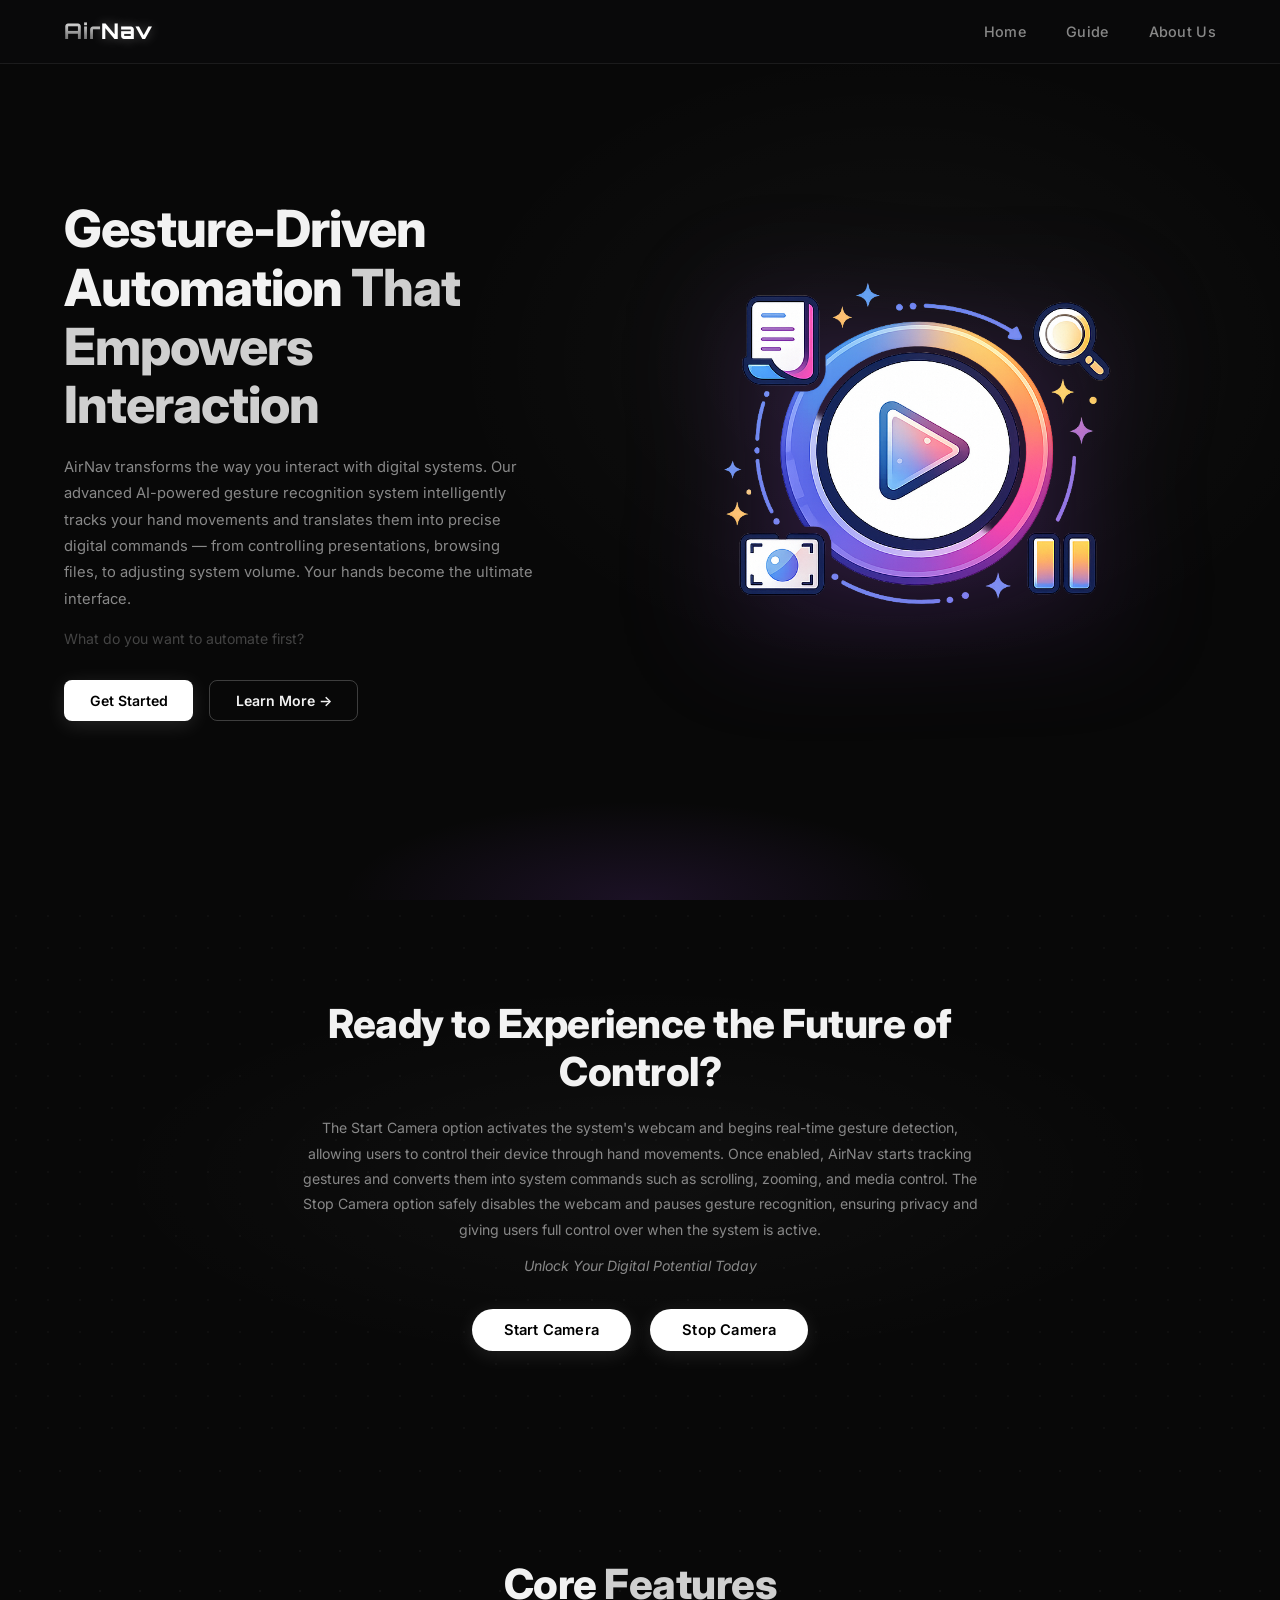
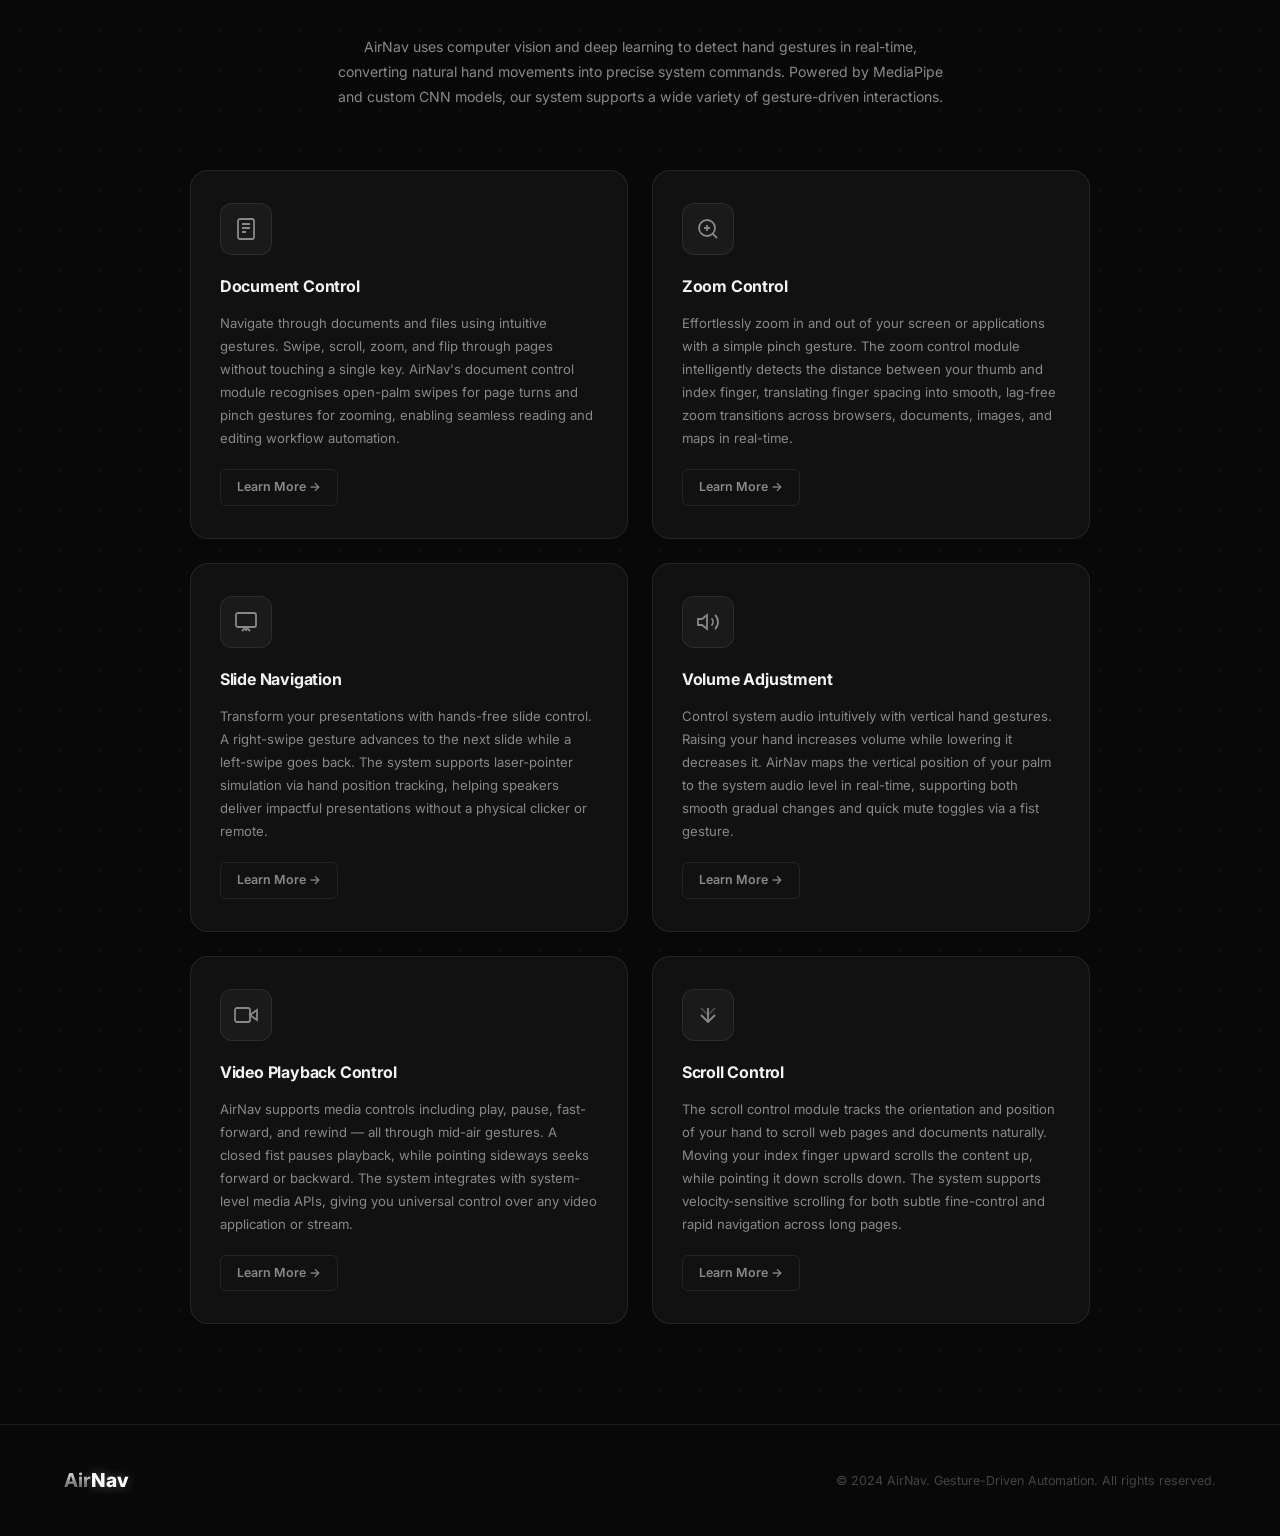
<file: Frontend/index.html>
<!DOCTYPE html>
<html lang="en">

<head>
    <meta charset="UTF-8" />
    <meta name="viewport" content="width=device-width, initial-scale=1.0" />
    <meta name="description"
        content="AirNav – Gesture-Driven Automation That Empowers Interaction. Control your digital world with intuitive hand gestures." />
    <title>AirNav – Gesture-Driven Automation</title>
    <link rel="stylesheet" href="style.css" />
    <link rel="preconnect" href="https://fonts.googleapis.com" />
    <link rel="preconnect" href="https://fonts.gstatic.com" crossorigin />
    <link
        href="https://fonts.googleapis.com/css2?family=Inter:wght@300;400;500;600;700;800;900&family=Space+Grotesk:wght@400;500;600;700&family=Orbitron:wght@400;500;600;700;800;900&display=swap"
        rel="stylesheet" />
</head>

<body>

    <!-- ===== NAVBAR ===== -->
    <nav class="navbar" id="navbar">
        <div class="nav-container">
            <div class="nav-logo">
                <span class="logo-air">Air</span><span class="logo-nav">Nav</span>
            </div>
            <ul class="nav-links" id="navLinks">
                <li><a href="#hero">Home</a></li>
                <li><a href="guide.html">Guide</a></li>
                <li><a href="about.html">About Us</a></li>
            </ul>
            <button class="hamburger" id="hamburger" aria-label="Toggle menu">
                <span></span><span></span><span></span>
            </button>
        </div>
    </nav>

    <section class="hero" id="hero">
        <div class="hero-content">
            <div class="hero-text">
                <h1 class="hero-title">
                    Gesture-Driven<br />
                    Automation
                    <span class="highlight"> That<br />Empowers Interaction</span>
                </h1>
                <p class="hero-desc">
                    AirNav transforms the way you interact with digital systems. Our advanced AI-powered gesture
                    recognition system intelligently tracks your hand movements and translates them into precise digital
                    commands — from controlling presentations, browsing files, to adjusting system volume. Your hands
                    become the ultimate interface.
                </p>
                <p class="hero-sub">What do you want to automate first?</p>
                <div class="hero-buttons">
                    <button class="btn btn-primary" id="getStartedBtn">Get Started</button>
                    <button class="btn btn-outline" id="learnMoreBtn">Learn More →</button>
                </div>
            </div>
            <div class="hero-visual">
                <img src="image.png" alt="AirNav Gesture Control Visual" class="hero-image" />
            </div>
        </div>
        <div class="hero-glow"></div>
    </section>

    <section class="cta-section" id="cta">
        <div class="cta-inner">
            <h2 class="cta-title">Ready to Experience the Future of Control?</h2>
            <p class="cta-desc">
                The Start Camera option activates the system's webcam and begins real-time gesture detection, allowing
                users to control their device through hand movements. Once enabled, AirNav starts tracking gestures and
                converts them into system commands such as scrolling, zooming, and media control. The Stop Camera option
                safely disables the webcam and pauses gesture recognition, ensuring privacy and giving users full
                control over when the system is active.
            </p>
            <p class="cta-sub">Unlock Your Digital Potential Today</p>
            <div class="cta-buttons">
                <button class="btn btn-cta-pill" id="startCameraBtn">Start Camera</button>
                <button class="btn btn-cta-pill" id="stopCameraBtn">Stop Camera</button>
            </div>
        </div>
    </section>

    <!-- ===== FEATURES SECTION ===== -->
    <section class="features-section" id="features">
        <div class="features-header">
            <h2>Core <span class="highlight">Features</span></h2>
            <p class="features-sub">
                AirNav uses computer vision and deep learning to detect hand gestures in real-time, converting natural
                hand movements into precise system commands. Powered by MediaPipe and custom CNN models, our system
                supports a wide variety of gesture-driven interactions.
            </p>
        </div>

        <div class="features-grid">

            <!-- Card 1 -->
            <div class="feature-card" id="card-doc">
                <div class="feature-icon-wrap">
                    <svg viewBox="0 0 24 24" fill="none" stroke="currentColor" stroke-width="1.8">
                        <rect x="4" y="2" width="16" height="20" rx="2" />
                        <line x1="8" y1="7" x2="16" y2="7" />
                        <line x1="8" y1="11" x2="16" y2="11" />
                        <line x1="8" y1="15" x2="12" y2="15" />
                    </svg>
                </div>
                <h3>Document Control</h3>
                <p>Navigate through documents and files using intuitive gestures. Swipe, scroll, zoom, and flip through
                    pages without touching a single key. AirNav's document control module recognises open-palm swipes
                    for page turns and pinch gestures for zooming, enabling seamless reading and editing workflow
                    automation.</p>
                <a class="btn-card" href="guide.html">Learn More →</a>
            </div>

            <!-- Card 2 -->
            <div class="feature-card" id="card-zoom">
                <div class="feature-icon-wrap">
                    <svg viewBox="0 0 24 24" fill="none" stroke="currentColor" stroke-width="1.8">
                        <circle cx="11" cy="11" r="8" />
                        <line x1="21" y1="21" x2="16.65" y2="16.65" />
                        <line x1="8" y1="11" x2="14" y2="11" />
                        <line x1="11" y1="8" x2="11" y2="14" />
                    </svg>
                </div>
                <h3>Zoom Control</h3>
                <p>Effortlessly zoom in and out of your screen or applications with a simple pinch gesture. The zoom
                    control module intelligently detects the distance between your thumb and index finger, translating
                    finger spacing into smooth, lag-free zoom transitions across browsers, documents, images, and maps
                    in real-time.</p>
                <a class="btn-card" href="guide.html">Learn More →</a>
            </div>

            <!-- Card 3 -->
            <div class="feature-card" id="card-slide">
                <div class="feature-icon-wrap">
                    <svg viewBox="0 0 24 24" fill="none" stroke="currentColor" stroke-width="1.8">
                        <rect x="2" y="3" width="20" height="14" rx="2" />
                        <polyline points="8,21 12,17 16,21" />
                        <line x1="12" y1="17" x2="12" y2="21" />
                    </svg>
                </div>
                <h3>Slide Navigation</h3>
                <p>Transform your presentations with hands-free slide control. A right-swipe gesture advances to the
                    next slide while a left-swipe goes back. The system supports laser-pointer simulation via hand
                    position tracking, helping speakers deliver impactful presentations without a physical clicker or
                    remote.</p>
                <a class="btn-card" href="guide.html">Learn More →</a>
            </div>

            <!-- Card 4 -->
            <div class="feature-card" id="card-volume">
                <div class="feature-icon-wrap">
                    <svg viewBox="0 0 24 24" fill="none" stroke="currentColor" stroke-width="1.8">
                        <polygon points="11,5 6,9 2,9 2,15 6,15 11,19" />
                        <path d="M15.54 8.46a5 5 0 0 1 0 7.07" />
                        <path d="M19.07 4.93a10 10 0 0 1 0 14.14" />
                    </svg>
                </div>
                <h3>Volume Adjustment</h3>
                <p>Control system audio intuitively with vertical hand gestures. Raising your hand increases volume
                    while lowering it decreases it. AirNav maps the vertical position of your palm to the system audio
                    level in real-time, supporting both smooth gradual changes and quick mute toggles via a fist
                    gesture.</p>
                <a class="btn-card" href="guide.html">Learn More →</a>
            </div>

            <!-- Card 5 -->
            <div class="feature-card" id="card-video">
                <div class="feature-icon-wrap">
                    <svg viewBox="0 0 24 24" fill="none" stroke="currentColor" stroke-width="1.8">
                        <polygon points="23,7 16,12 23,17" />
                        <rect x="1" y="5" width="15" height="14" rx="2" />
                    </svg>
                </div>
                <h3>Video Playback Control</h3>
                <p>AirNav supports media controls including play, pause, fast-forward, and rewind — all through mid-air
                    gestures. A closed fist pauses playback, while pointing sideways seeks forward or backward. The
                    system integrates with system-level media APIs, giving you universal control over any video
                    application or stream.</p>
                <a class="btn-card" href="guide.html">Learn More →</a>
            </div>

            <!-- Card 6 -->
            <div class="feature-card" id="card-scroll">
                <div class="feature-icon-wrap">
                    <svg viewBox="0 0 24 24" fill="none" stroke="currentColor" stroke-width="1.8">
                        <path d="M12 5v14" />
                        <polyline points="19,12 12,19 5,12" />
                        <polyline points="19,5 12,12 5,5" style="opacity:0.4" />
                    </svg>
                </div>
                <h3>Scroll Control</h3>
                <p>The scroll control module tracks the orientation and position of your hand to scroll web pages and
                    documents naturally. Moving your index finger upward scrolls the content up, while pointing it down
                    scrolls down. The system supports velocity-sensitive scrolling for both subtle fine-control and
                    rapid navigation across long pages.</p>
                <a class="btn-card" href="guide.html">Learn More →</a>
            </div>

        </div>
    </section>

    <!-- ===== FOOTER ===== -->
    <footer class="footer">
        <div class="footer-inner">
            <div class="footer-logo">
                <span class="logo-air">Air</span><span class="logo-nav">Nav</span>
            </div>
            <p class="footer-copy">© 2024 AirNav. Gesture-Driven Automation. All rights reserved.</p>
        </div>
    </footer>

    <!-- ===== MODALS ===== -->
    <div class="modal-overlay" id="modalOverlay">
        <div class="modal-box" id="modalBox">
            <button class="modal-close" id="modalClose">✕</button>
            <div class="modal-icon" id="modalIcon"></div>
            <h2 id="modalTitle"></h2>
            <p id="modalBody"></p>
        </div>
    </div>

    <script src="script.js"></script>
</body>

</html>
</file>
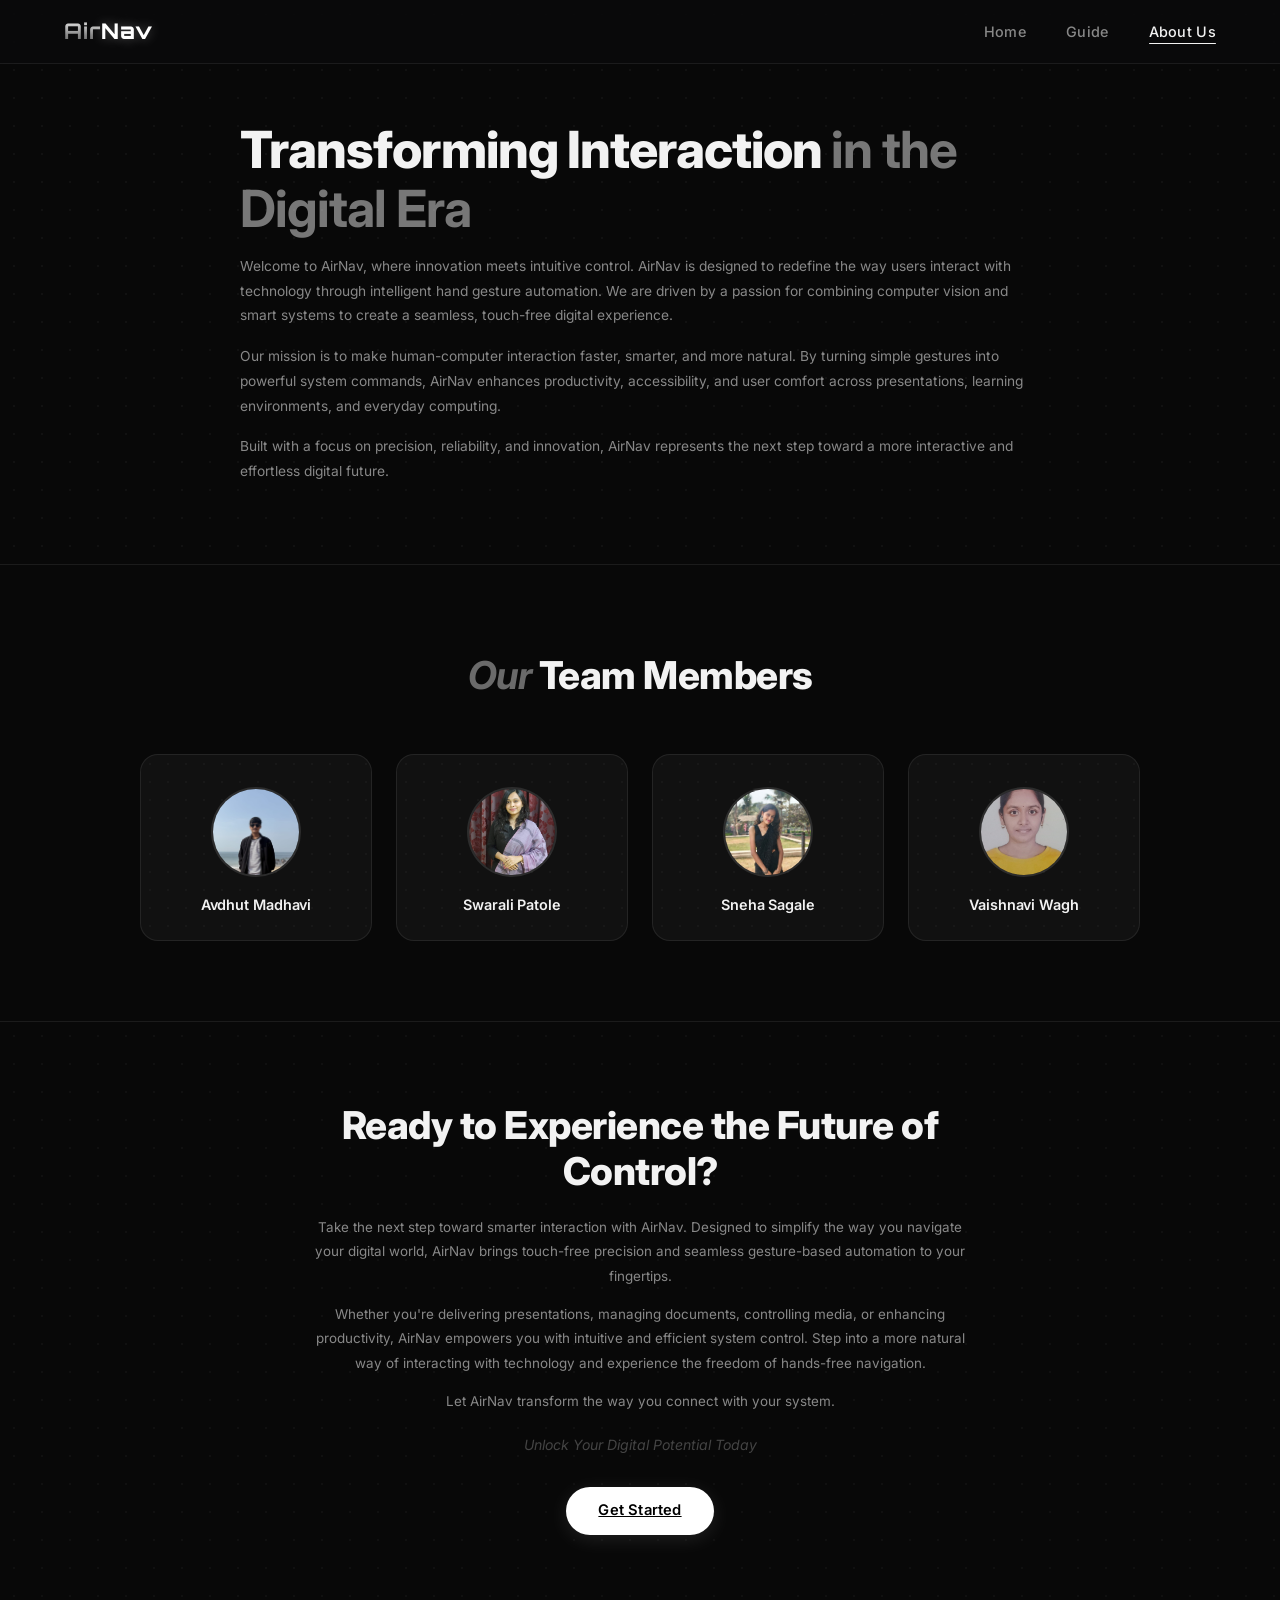
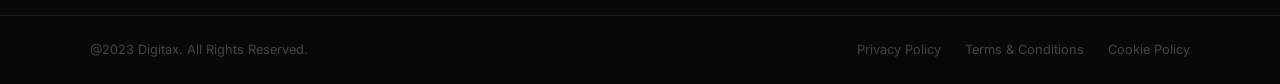
<file: Frontend/about.html>
<!DOCTYPE html>
<html lang="en">

<head>
    <meta charset="UTF-8" />
    <meta name="viewport" content="width=device-width, initial-scale=1.0" />
    <meta name="description"
        content="About AirNav – Meet the team behind gesture-driven automation. Learn our mission, vision, and the people who built AirNav." />
    <title>AirNav – About Us</title>
    <link rel="stylesheet" href="style.css" />
    <link rel="stylesheet" href="about.css" />
    <link rel="preconnect" href="https://fonts.googleapis.com" />
    <link rel="preconnect" href="https://fonts.gstatic.com" crossorigin />
    <link
        href="https://fonts.googleapis.com/css2?family=Inter:wght@300;400;500;600;700;800;900&family=Space+Grotesk:wght@400;500;600;700&family=Orbitron:wght@400;500;600;700;800;900&display=swap"
        rel="stylesheet" />
</head>

<body>

    <!-- ===== NAVBAR ===== -->
    <nav class="navbar" id="navbar">
        <div class="nav-container">
            <div class="nav-logo" onclick="window.location.href='index.html'">
                <span class="logo-air">Air</span><span class="logo-nav">Nav</span>
            </div>
            <ul class="nav-links" id="navLinks">
                <li><a href="index.html">Home</a></li>
                <li><a href="guide.html">Guide</a></li>
                <li><a href="about.html" class="nav-active">About Us</a></li>
            </ul>
            <button class="hamburger" id="hamburger" aria-label="Toggle menu">
                <span></span><span></span><span></span>
            </button>
        </div>
    </nav>

    <!-- ===== HERO SECTION ===== -->
    <section class="about-hero">
        <div class="about-hero-dots"></div>
        <div class="about-hero-inner">
            <!-- Left: Text -->
            <div class="about-hero-text reveal">
                <h1 class="about-hero-title">
                    Transforming Interaction <span class="about-highlight">in the<br />Digital Era</span>
                </h1>
                <p class="about-hero-desc">
                    Welcome to AirNav, where innovation meets intuitive control. AirNav is designed to redefine the way
                    users
                    interact with technology through intelligent hand gesture automation. We are driven by a passion for
                    combining
                    computer vision and smart systems to create a seamless, touch-free digital experience.
                </p>
                <p class="about-hero-desc">
                    Our mission is to make human-computer interaction faster, smarter, and more natural. By turning
                    simple
                    gestures into powerful system commands, AirNav enhances productivity, accessibility, and user
                    comfort across
                    presentations, learning environments, and everyday computing.
                </p>
                <p class="about-hero-desc">
                    Built with a focus on precision, reliability, and innovation, AirNav represents the next step toward
                    a more
                    interactive and effortless digital future.
                </p>
            </div>
    </section>

    <!-- ===== TEAM SECTION ===== -->
    <section class="about-team-section">
        <div class="about-team-inner">
            <h2 class="about-team-title">
                <span class="about-title-muted">Our</span> Team Members
            </h2>

            <div class="about-team-grid">

                <!-- Member 1 -->
                <div class="team-card reveal">
                    <div class="team-photo-wrap">
                        <img src="avdhut.jpeg" alt="Avdhut Madhavi" class="team-photo"
                            onerror="this.style.display='none'; this.nextElementSibling.style.display='flex'" />
                        <div class="team-photo-fallback">
                            <svg viewBox="0 0 24 24" fill="none" stroke="currentColor" stroke-width="1.5">
                                <circle cx="12" cy="8" r="4" />
                                <path d="M4 20c0-4 3.6-7 8-7s8 3 8 7" />
                            </svg>
                        </div>
                    </div>
                    <p class="team-name">Avdhut Madhavi</p>
                </div>

                <!-- Member 2 -->
                <div class="team-card reveal">
                    <div class="team-photo-wrap">
                        <img src="swarali.jpeg" alt="Swarali Patole" class="team-photo"
                            onerror="this.style.display='none'; this.nextElementSibling.style.display='flex'" />
                        <div class="team-photo-fallback">
                            <svg viewBox="0 0 24 24" fill="none" stroke="currentColor" stroke-width="1.5">
                                <circle cx="12" cy="8" r="4" />
                                <path d="M4 20c0-4 3.6-7 8-7s8 3 8 7" />
                            </svg>
                        </div>
                    </div>
                    <p class="team-name">Swarali Patole</p>
                </div>

                <!-- Member 3 -->
                <div class="team-card reveal">
                    <div class="team-photo-wrap">
                        <img src="sneha.jpeg" alt="Sneha Sagale" class="team-photo"
                            onerror="this.style.display='none'; this.nextElementSibling.style.display='flex'" />
                        <div class="team-photo-fallback">
                            <svg viewBox="0 0 24 24" fill="none" stroke="currentColor" stroke-width="1.5">
                                <circle cx="12" cy="8" r="4" />
                                <path d="M4 20c0-4 3.6-7 8-7s8 3 8 7" />
                            </svg>
                        </div>
                    </div>
                    <p class="team-name">Sneha Sagale</p>
                </div>

                <!-- Member 4 -->
                <div class="team-card reveal">
                    <div class="team-photo-wrap">
                        <img src="vaishnavi.jpeg" alt="Vaishnavi Wagh" class="team-photo"
                            onerror="this.style.display='none'; this.nextElementSibling.style.display='flex'" />
                        <div class="team-photo-fallback">
                            <svg viewBox="0 0 24 24" fill="none" stroke="currentColor" stroke-width="1.5">
                                <circle cx="12" cy="8" r="4" />
                                <path d="M4 20c0-4 3.6-7 8-7s8 3 8 7" />
                            </svg>
                        </div>
                    </div>
                    <p class="team-name">Vaishnavi Wagh</p>
                </div>

            </div>
        </div>
    </section>

    <!-- ===== CTA SECTION ===== -->
    <section class="about-cta-section">
        <div class="about-cta-dots"></div>
        <div class="about-cta-inner reveal">
            <h2 class="about-cta-title">Ready to Experience the Future of Control?</h2>
            <p class="about-cta-desc">
                Take the next step toward smarter interaction with AirNav. Designed to simplify the way you navigate
                your
                digital world, AirNav brings touch-free precision and seamless gesture-based automation to your
                fingertips.
            </p>
            <p class="about-cta-desc">
                Whether you're delivering presentations, managing documents, controlling media, or enhancing
                productivity,
                AirNav empowers you with intuitive and efficient system control. Step into a more natural way of
                interacting
                with technology and experience the freedom of hands-free navigation.
            </p>
            <p class="about-cta-desc">Let AirNav transform the way you connect with your system.</p>
            <p class="about-cta-sub">Unlock Your Digital Potential Today</p>
            <a class="btn-cta-pill" href="index.html#cta">Get Started</a>
        </div>
    </section>

    <!-- ===== FOOTER ===== -->
    <footer class="about-footer">
        <div class="about-footer-inner">
            <p class="about-footer-copy">@2023 Digitax. All Rights Reserved.</p>
            <div class="about-footer-links">
                <a href="#">Privacy Policy</a>
                <a href="#">Terms &amp; Conditions</a>
                <a href="#">Cookie Policy</a>
            </div>
        </div>
    </footer>

    <script src="about.js"></script>
</body>

</html>
</file>
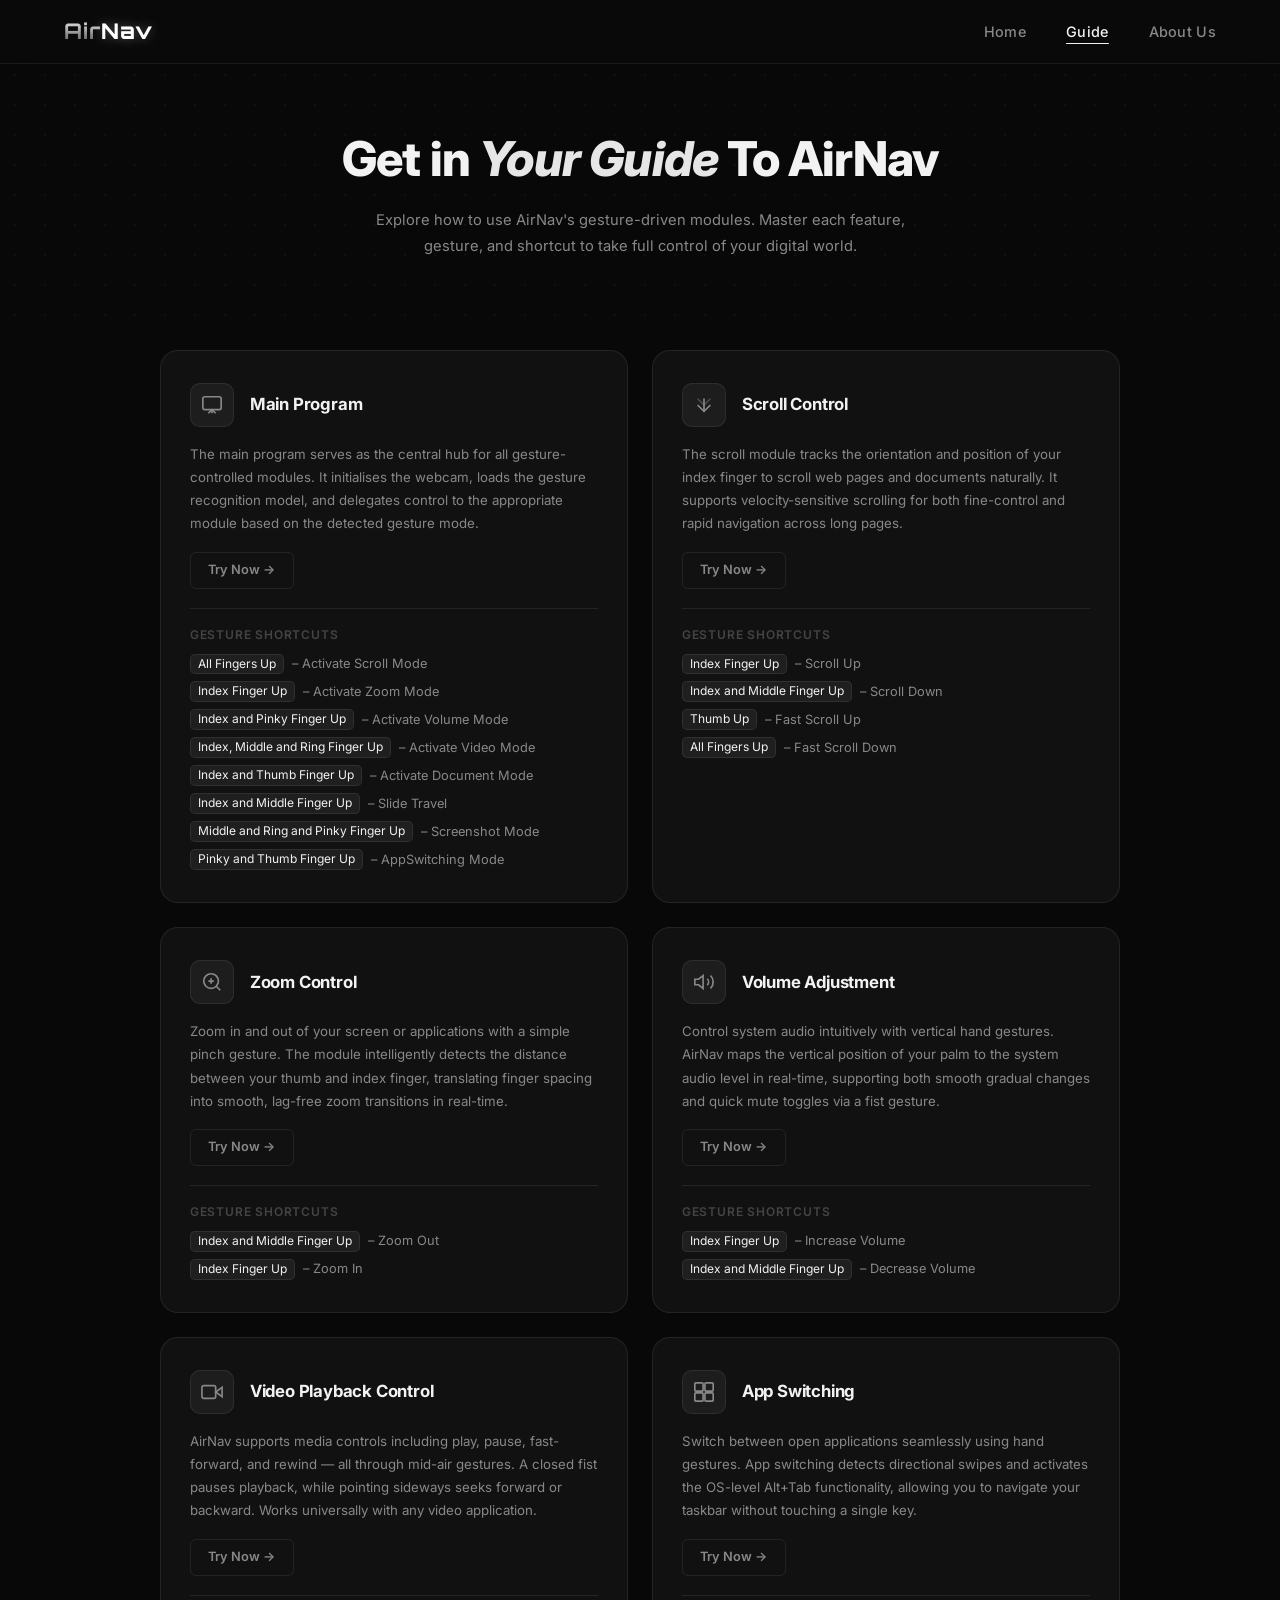
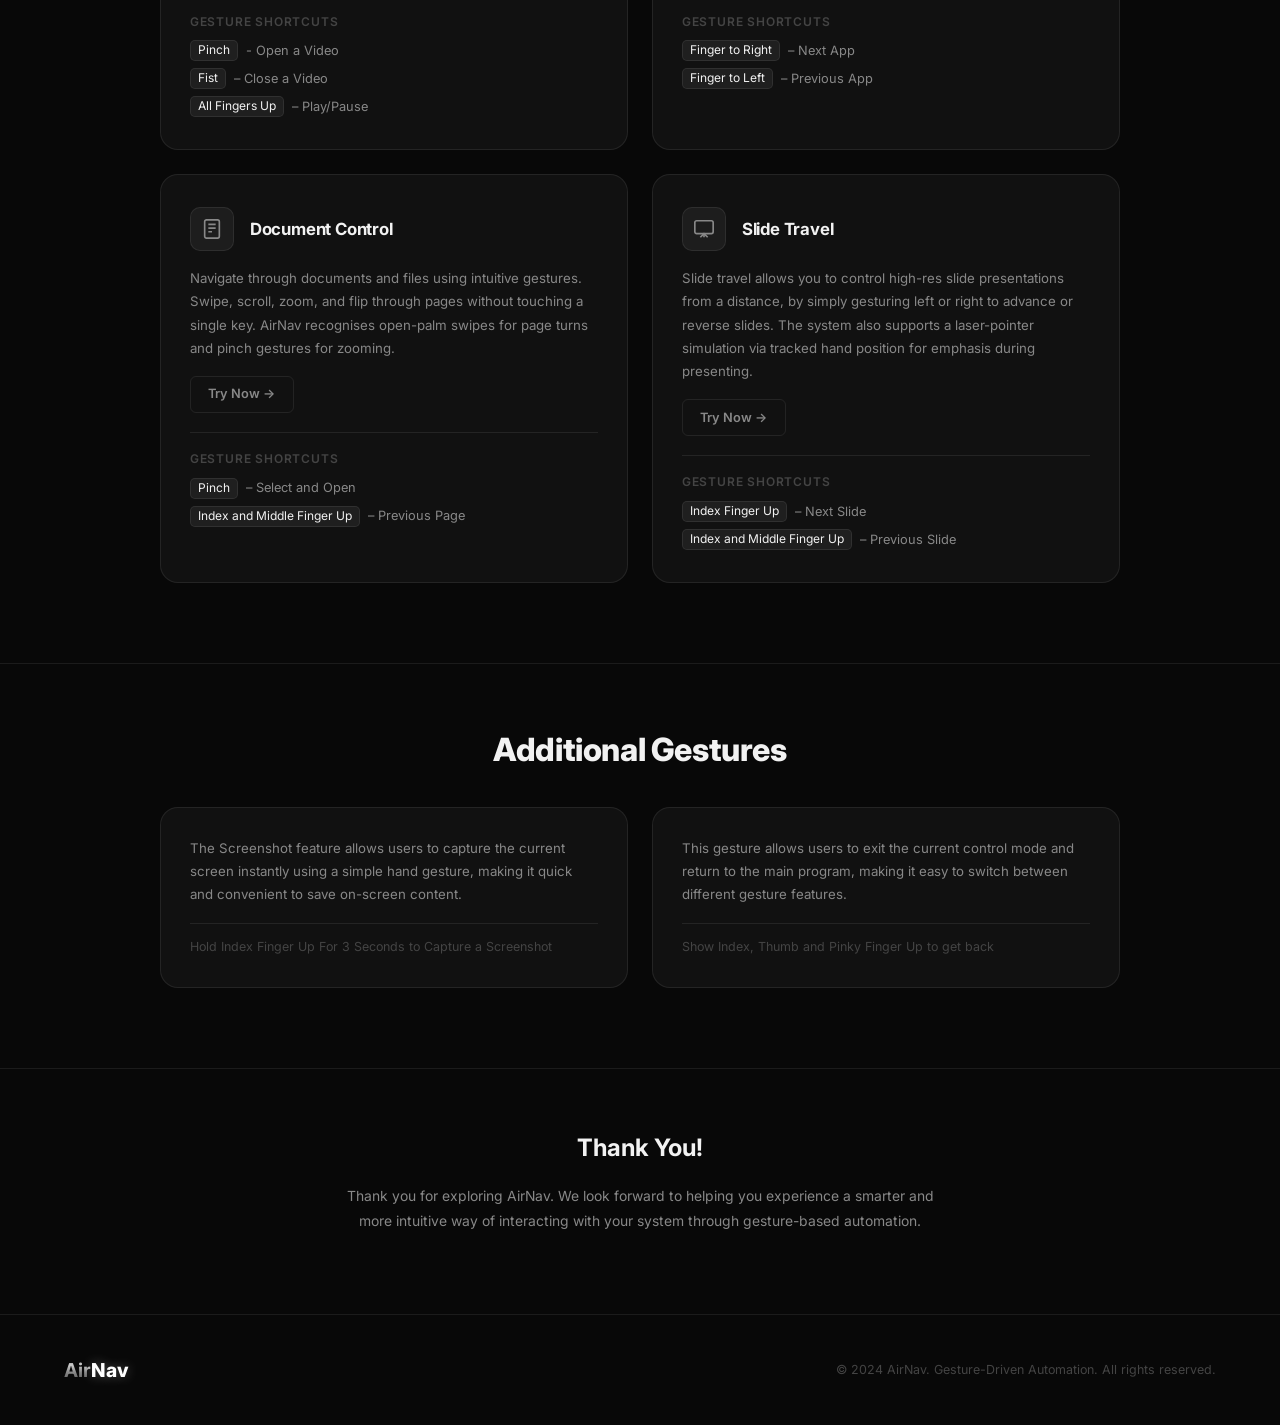
<file: Frontend/guide.html>
<!DOCTYPE html>
<html lang="en">

<head>
    <meta charset="UTF-8" />
    <meta name="viewport" content="width=device-width, initial-scale=1.0" />
    <meta name="description"
        content="AirNav Guide – Learn how to use gesture-driven modules including Scroll, Zoom, Volume, Video, Document Control and more." />
    <title>AirNav – User Guide</title>
    <link rel="stylesheet" href="style.css" />
    <link rel="stylesheet" href="guide.css" />
    <link rel="preconnect" href="https://fonts.googleapis.com" />
    <link rel="preconnect" href="https://fonts.gstatic.com" crossorigin />
    <link
        href="https://fonts.googleapis.com/css2?family=Inter:wght@300;400;500;600;700;800;900&family=Space+Grotesk:wght@400;500;600;700&family=Orbitron:wght@400;500;600;700;800;900&display=swap"
        rel="stylesheet" />
</head>

<body>

    <!-- ===== NAVBAR ===== -->
    <nav class="navbar" id="navbar">
        <div class="nav-container">
            <div class="nav-logo" onclick="window.location.href='index.html'">
                <span class="logo-air">Air</span><span class="logo-nav">Nav</span>
            </div>
            <ul class="nav-links" id="navLinks">
                <li><a href="index.html">Home</a></li>
                <li><a href="guide.html" class="nav-active">Guide</a></li>
                <li><a href="about.html">About Us</a></li>
            </ul>
            <button class="hamburger" id="hamburger" aria-label="Toggle menu">
                <span></span><span></span><span></span>
            </button>
        </div>
    </nav>

    <!-- ===== GUIDE HERO ===== -->
    <section class="guide-hero">
        <div class="guide-hero-dot-bg"></div>
        <div class="guide-hero-content">
            <h1 class="guide-hero-title">
                Get in <span class="guide-highlight">Your Guide</span> To AirNav
            </h1>
            <p class="guide-hero-sub">
                Explore how to use AirNav's gesture-driven modules. Master each feature, gesture, and shortcut to take
                full control of your digital world.
            </p>
        </div>
    </section>

    <!-- ===== MODULE CARDS GRID ===== -->
    <section class="guide-grid-section">
        <div class="guide-grid">

            <!-- Card 1: Main Program -->
            <div class="guide-card reveal">
                <div class="guide-card-header">
                    <div class="guide-card-icon">
                        <svg viewBox="0 0 24 24" fill="none" stroke="currentColor" stroke-width="1.8">
                            <rect x="2" y="3" width="20" height="14" rx="2" />
                            <polyline points="8,21 12,17 16,21" />
                            <line x1="12" y1="17" x2="12" y2="21" />
                        </svg>
                    </div>
                    <h2>Main Program</h2>
                </div>
                <p class="guide-card-desc">The main program serves as the central hub for all gesture-controlled
                    modules. It initialises the webcam, loads the gesture recognition model, and delegates control to
                    the appropriate module based on the detected gesture mode.</p>
                <a class="guide-btn" href="index.html#cta">Try Now →</a>
                <div class="guide-gestures">
                    <p class="guide-gestures-title">Gesture Shortcuts</p>
                    <ul>
                        <li><span class="key">All Fingers Up</span> – Activate Scroll Mode</li>
                        <li><span class="key">Index Finger Up</span> – Activate Zoom Mode</li>
                        <li><span class="key">Index and Pinky Finger Up</span> – Activate Volume Mode</li>
                        <li><span class="key">Index, Middle and Ring Finger Up</span> – Activate Video Mode</li>
                        <li><span class="key">Index and Thumb Finger Up</span> – Activate Document Mode</li>
                        <li><span class="key">Index and Middle Finger Up</span> – Slide Travel</li>
                        <li><span class="key">Middle and Ring and Pinky Finger Up</span> – Screenshot Mode</li>
                        <li><span class="key">Pinky and Thumb Finger Up</span> – AppSwitching Mode</li>
                    </ul>
                </div>
            </div>

        
            <div class="guide-card reveal">
                <div class="guide-card-header">
                    <div class="guide-card-icon">
                        <svg viewBox="0 0 24 24" fill="none" stroke="currentColor" stroke-width="1.8">
                            <path d="M12 5v14" />
                            <polyline points="19,12 12,19 5,12" />
                            <polyline points="19,5 12,12 5,5" style="opacity:0.4" />
                        </svg>
                    </div>
                    <h2>Scroll Control</h2>
                </div>
                <p class="guide-card-desc">The scroll module tracks the orientation and position of your index finger to
                    scroll web pages and documents naturally. It supports velocity-sensitive scrolling for both
                    fine-control and rapid navigation across long pages.</p>
                <a class="guide-btn" href="index.html#cta">Try Now →</a>
                <div class="guide-gestures">
                    <p class="guide-gestures-title">Gesture Shortcuts</p>
                    <ul>
                        <li><span class="key">Index Finger Up</span> – Scroll Up</li>
                        <li><span class="key">Index and Middle Finger Up</span> – Scroll Down</li>
                        <li><span class="key">Thumb Up</span> – Fast Scroll Up</li>
                        <li><span class="key">All Fingers Up</span> – Fast Scroll Down</li>
                    </ul>
                </div>
            </div>

            <div class="guide-card reveal">
                <div class="guide-card-header">
                    <div class="guide-card-icon">
                        <svg viewBox="0 0 24 24" fill="none" stroke="currentColor" stroke-width="1.8">
                            <circle cx="11" cy="11" r="8" />
                            <line x1="21" y1="21" x2="16.65" y2="16.65" />
                            <line x1="8" y1="11" x2="14" y2="11" />
                            <line x1="11" y1="8" x2="11" y2="14" />
                        </svg>
                    </div>
                    <h2>Zoom Control</h2>
                </div>
                <p class="guide-card-desc">Zoom in and out of your screen or applications with a simple pinch gesture.
                    The module intelligently detects the distance between your thumb and index finger, translating
                    finger spacing into smooth, lag-free zoom transitions in real-time.</p>
                <a class="guide-btn" href="index.html#cta">Try Now →</a>
                <div class="guide-gestures">
                    <p class="guide-gestures-title">Gesture Shortcuts</p>
                    <ul>
                        <li><span class="key">Index and Middle Finger Up</span> – Zoom Out</li>
                        <li><span class="key">Index Finger Up</span> – Zoom In</li>
                    </ul>
                </div>
            </div>

            <div class="guide-card reveal">
                <div class="guide-card-header">
                    <div class="guide-card-icon">
                        <svg viewBox="0 0 24 24" fill="none" stroke="currentColor" stroke-width="1.8">
                            <polygon points="11,5 6,9 2,9 2,15 6,15 11,19" />
                            <path d="M15.54 8.46a5 5 0 0 1 0 7.07" />
                            <path d="M19.07 4.93a10 10 0 0 1 0 14.14" />
                        </svg>
                    </div>
                    <h2>Volume Adjustment</h2>
                </div>
                <p class="guide-card-desc">Control system audio intuitively with vertical hand gestures. AirNav maps the
                    vertical position of your palm to the system audio level in real-time, supporting both smooth
                    gradual changes and quick mute toggles via a fist gesture.</p>
                <a class="guide-btn" href="index.html#cta">Try Now →</a>
                <div class="guide-gestures">
                    <p class="guide-gestures-title">Gesture Shortcuts</p>
                    <ul>
                        <li><span class="key">Index Finger Up</span> – Increase Volume</li>
                        <li><span class="key">Index and Middle Finger Up</span> – Decrease Volume</li>
                    </ul>
                </div>
            </div>

            <div class="guide-card reveal">
                <div class="guide-card-header">
                    <div class="guide-card-icon">
                        <svg viewBox="0 0 24 24" fill="none" stroke="currentColor" stroke-width="1.8">
                            <polygon points="23,7 16,12 23,17" />
                            <rect x="1" y="5" width="15" height="14" rx="2" />
                        </svg>
                    </div>
                    <h2>Video Playback Control</h2>
                </div>
                <p class="guide-card-desc">AirNav supports media controls including play, pause, fast-forward, and
                    rewind — all through mid-air gestures. A closed fist pauses playback, while pointing sideways seeks
                    forward or backward. Works universally with any video application.</p>
                <a class="guide-btn" href="index.html#cta">Try Now →</a>
                <div class="guide-gestures">
                    <p class="guide-gestures-title">Gesture Shortcuts</p>
                    <ul>
                        <li><span class="key">Pinch</span>- Open a Video</li>
                        <li><span class="key">Fist</span> – Close a Video</li>
                        <li><span class="key">All Fingers Up</span> – Play/Pause</li>
                    </ul>
                </div>
            </div>

            <div class="guide-card reveal">
                <div class="guide-card-header">
                    <div class="guide-card-icon">
                        <svg viewBox="0 0 24 24" fill="none" stroke="currentColor" stroke-width="1.8">
                            <rect x="2" y="2" width="9" height="9" rx="1" />
                            <rect x="13" y="2" width="9" height="9" rx="1" />
                            <rect x="2" y="13" width="9" height="9" rx="1" />
                            <rect x="13" y="13" width="9" height="9" rx="1" />
                        </svg>
                    </div>
                    <h2>App Switching</h2>
                </div>
                <p class="guide-card-desc">Switch between open applications seamlessly using hand gestures. App
                    switching detects directional swipes and activates the OS-level Alt+Tab functionality, allowing you
                    to navigate your taskbar without touching a single key.</p>
                <a class="guide-btn" href="index.html#cta">Try Now →</a>
                <div class="guide-gestures">
                    <p class="guide-gestures-title">Gesture Shortcuts</p>
                    <ul>
                        <li><span class="key">Finger to Right</span> – Next App</li>
                        <li><span class="key">Finger to Left</span> – Previous App</li>
                    </ul>
                </div>
            </div>

            <div class="guide-card reveal">
                <div class="guide-card-header">
                    <div class="guide-card-icon">
                        <svg viewBox="0 0 24 24" fill="none" stroke="currentColor" stroke-width="1.8">
                            <rect x="4" y="2" width="16" height="20" rx="2" />
                            <line x1="8" y1="7" x2="16" y2="7" />
                            <line x1="8" y1="11" x2="16" y2="11" />
                            <line x1="8" y1="15" x2="12" y2="15" />
                        </svg>
                    </div>
                    <h2>Document Control</h2>
                </div>
                <p class="guide-card-desc">Navigate through documents and files using intuitive gestures. Swipe, scroll,
                    zoom, and flip through pages without touching a single key. AirNav recognises open-palm swipes for
                    page turns and pinch gestures for zooming.</p>
                <a class="guide-btn" href="index.html#cta">Try Now →</a>
                <div class="guide-gestures">
                    <p class="guide-gestures-title">Gesture Shortcuts</p>
                    <ul>
                        <li><span class="key">Pinch</span> – Select and Open</li>
                        <li><span class="key">Index and Middle Finger Up</span> – Previous Page</li>
                    </ul>
                </div>
            </div>

            <div class="guide-card reveal">
                <div class="guide-card-header">
                    <div class="guide-card-icon">
                        <svg viewBox="0 0 24 24" fill="none" stroke="currentColor" stroke-width="1.8">
                            <rect x="2" y="3" width="20" height="14" rx="2" />
                            <polyline points="8,21 12,17 16,21" />
                            <line x1="12" y1="17" x2="12" y2="21" />
                        </svg>
                    </div>
                    <h2>Slide Travel</h2>
                </div>
                <p class="guide-card-desc">Slide travel allows you to control high-res slide presentations from a
                    distance, by simply gesturing left or right to advance or reverse slides. The system also supports a
                    laser-pointer simulation via tracked hand position for emphasis during presenting.</p>
                <a class="guide-btn" href="index.html#cta">Try Now →</a>
                <div class="guide-gestures">
                    <p class="guide-gestures-title">Gesture Shortcuts</p>
                    <ul>
                        <li><span class="key">Index Finger Up</span> – Next Slide</li>
                        <li><span class="key">Index and Middle Finger Up</span> – Previous Slide</li>
                    </ul>
                </div>
            </div>

        </div>
    </section>

    <section class="guide-support-section">
        <div class="guide-support-inner">
            <h2 class="guide-support-title">Additional Gestures</h2>
            <div class="guide-support-grid">
                <div class="guide-support-card reveal">
                    <p>The Screenshot feature allows users to capture the current screen instantly using a simple hand
                        gesture, making it quick and convenient to save on-screen content.
                    </p>
                    <p class="guide-support-note">Hold Index Finger Up For 3 Seconds to Capture a Screenshot</p>
                </div>
                <div class="guide-support-card reveal">
                    <p>This gesture allows users to exit the current control mode and return to the main program,
                        making it easy to switch between different gesture features.</p>
                    <p class="guide-support-note">Show Index, Thumb and Pinky Finger Up to get back</p>
                </div>
            </div>
        </div>
    </section>

    <!-- ===== THANK YOU ===== -->
    <section class="guide-found-section">
        <div class="guide-found-inner reveal">
            <h2>Thank You!</h2>
            <p>Thank you for exploring AirNav. We look forward to helping you experience a smarter and more intuitive
                way of interacting with your system through gesture-based automation.</p>
        </div>
    </section>

    <!-- ===== FOOTER ===== -->
    <footer class="footer">
        <div class="footer-inner">
            <div class="footer-logo">
                <span class="logo-air">Air</span><span class="logo-nav">Nav</span>
            </div>
            <p class="footer-copy">© 2024 AirNav. Gesture-Driven Automation. All rights reserved.</p>
        </div>
    </footer>

    <!-- ===== MODALS ===== -->
    <div class="modal-overlay" id="modalOverlay">
        <div class="modal-box" id="modalBox">
            <button class="modal-close" id="modalClose">✕</button>
            <div class="modal-icon" id="modalIcon"></div>
            <h2 id="modalTitle"></h2>
            <p id="modalBody"></p>
        </div>
    </div>

    <script src="guide.js"></script>
</body>

</html>
</file>
<file: Frontend/style.css>
/* =============================================
   AIRNAV — style.css
   Black & White Monochrome Theme
   ============================================= */

/* ---------- RESET & BASE ---------- */
*,
*::before,
*::after {
    box-sizing: border-box;
    margin: 0;
    padding: 0;
}

:root {
    --bg-dark: #080808;
    --bg-card: #111111;
    --bg-card2: #161616;
    --border: rgba(255, 255, 255, 0.08);
    --border-hover: rgba(255, 255, 255, 0.22);
    --text-primary: #f2f2f2;
    --text-muted: #888888;
    --text-dim: #444444;
    --accent: #ffffff;
    --accent-dim: rgba(255, 255, 255, 0.15);
    --grad-main: none;
    --grad-btn: none;
    --shadow-glow: 0 0 40px rgba(255, 255, 255, 0.06);
    --radius-lg: 18px;
    --radius-md: 12px;
    --transition: 0.3s cubic-bezier(0.4, 0, 0.2, 1);
}

html {
    scroll-behavior: smooth;
}

body {
    font-family: 'Inter', sans-serif;
    background-color: var(--bg-dark);
    color: var(--text-primary);
    min-height: 100vh;
    overflow-x: hidden;
    line-height: 1.6;
}

/* ---------- SCROLLBAR ---------- */
::-webkit-scrollbar {
    width: 6px;
}

::-webkit-scrollbar-track {
    background: var(--bg-dark);
}

::-webkit-scrollbar-thumb {
    background: #444;
    border-radius: 3px;
}

/* ---------- UTILITY ---------- */
.highlight {
    color: var(--text-primary);
    opacity: 0.85;
}

/* ---------- NAVBAR ---------- */
.navbar {
    position: fixed;
    top: 0;
    left: 0;
    right: 0;
    z-index: 1000;
    padding: 0 5%;
    height: 64px;
    display: flex;
    align-items: center;
    background: rgba(10, 10, 12, 0.7);
    backdrop-filter: blur(16px);
    -webkit-backdrop-filter: blur(16px);
    border-bottom: 1px solid var(--border);
    transition: background var(--transition), box-shadow var(--transition);
}

.navbar.scrolled {
    background: rgba(10, 10, 12, 0.95);
    box-shadow: 0 2px 30px rgba(0, 0, 0, 0.5);
}

.nav-container {
    width: 100%;
    display: flex;
    align-items: center;
    justify-content: space-between;
}

.nav-logo {
    font-family: 'Orbitron', 'Space Grotesk', sans-serif;
    font-size: 1.35rem;
    user-select: none;
    cursor: pointer;
    display: flex;
    align-items: baseline;
    gap: 0px;
    letter-spacing: 1px;
}

.logo-air {
    font-weight: 700;
    background: linear-gradient(180deg,
            #999999 0%,
            #cccccc 30%,
            #888888 60%,
            #555555 100%);
    -webkit-background-clip: text;
    -webkit-text-fill-color: transparent;
    background-clip: text;
}

.logo-nav {
    font-weight: 800;
    color: #ffffff;
    text-shadow: 0 0 12px rgba(255, 255, 255, 0.3);
    -webkit-text-fill-color: #ffffff;
}

.nav-links {
    list-style: none;
    display: flex;
    gap: 2.5rem;
}

.nav-links a {
    text-decoration: none;
    color: var(--text-muted);
    font-size: 0.9rem;
    font-weight: 500;
    letter-spacing: 0.3px;
    position: relative;
    transition: color var(--transition);
}

.nav-links a::after {
    content: '';
    position: absolute;
    left: 0;
    bottom: -4px;
    width: 0;
    height: 1px;
    background: var(--text-primary);
    border-radius: 2px;
    transition: width var(--transition);
}

.nav-links a:hover {
    color: var(--text-primary);
}

.nav-links a:hover::after {
    width: 100%;
}

.hamburger {
    display: none;
    flex-direction: column;
    gap: 5px;
    background: none;
    border: none;
    cursor: pointer;
    padding: 6px;
}

.hamburger span {
    display: block;
    width: 24px;
    height: 2px;
    background: var(--text-primary);
    border-radius: 2px;
    transition: var(--transition);
}

.hamburger.open span:nth-child(1) {
    transform: translateY(7px) rotate(45deg);
}

.hamburger.open span:nth-child(2) {
    opacity: 0;
    transform: scaleX(0);
}

.hamburger.open span:nth-child(3) {
    transform: translateY(-7px) rotate(-45deg);
}

/* ---------- HERO SECTION ---------- */
.hero {
    position: relative;
    min-height: 100vh;
    padding: 100px 5% 80px;
    display: flex;
    align-items: center;
    overflow: hidden;
}

.hero::before {
    content: '';
    position: absolute;
    inset: 0;
    background:
        radial-gradient(ellipse 50% 50% at 70% 40%, rgba(255, 255, 255, 0.04) 0%, transparent 70%);
    pointer-events: none;
}

.hero-content {
    width: 100%;
    display: flex;
    align-items: center;
    justify-content: space-between;
    gap: 60px;
    position: relative;
    z-index: 2;
}

.hero-text {
    max-width: 520px;
}

.hero-title {
    font-size: clamp(2rem, 4vw, 3.2rem);
    font-weight: 800;
    line-height: 1.15;
    letter-spacing: -1px;
    margin-bottom: 1.2rem;
    animation: fadeSlideUp 0.8s ease both;
}

.hero-desc {
    font-size: 0.92rem;
    color: var(--text-muted);
    line-height: 1.8;
    margin-bottom: 1rem;
    animation: fadeSlideUp 0.9s 0.1s ease both;
}

.hero-sub {
    font-size: 0.88rem;
    color: var(--text-dim);
    margin-bottom: 1.8rem;
    animation: fadeSlideUp 0.9s 0.2s ease both;
}

.hero-buttons {
    display: flex;
    gap: 1rem;
    flex-wrap: wrap;
    animation: fadeSlideUp 0.9s 0.3s ease both;
}

/* ---------- HERO VISUAL ---------- */
.hero-visual {
    flex-shrink: 0;
    display: flex;
    align-items: center;
    justify-content: center;
    max-width: 620px;
    width: 100%;
}

/* ---------- HERO IMAGE ---------- */
.hero-image {
    width: 100%;
    max-width: 580px;
    height: auto;
    object-fit: contain;
    display: block;
    animation: fadeIn 1s 0.4s ease both, floatBob 5s 1.4s ease-in-out infinite;
    filter: drop-shadow(0 20px 60px rgba(168, 85, 247, 0.25));
    border-radius: 12px;
}

.hero-glow {
    position: absolute;
    bottom: -100px;
    left: 50%;
    transform: translateX(-50%);
    width: 600px;
    height: 200px;
    background: radial-gradient(ellipse, rgba(168, 85, 247, 0.12), transparent 70%);
    pointer-events: none;
}

/* ---------- BUTTONS ---------- */
.btn {
    display: inline-flex;
    align-items: center;
    gap: 8px;
    padding: 0.7rem 1.6rem;
    border-radius: 8px;
    font-family: inherit;
    font-size: 0.88rem;
    font-weight: 600;
    cursor: pointer;
    outline: none;
    border: none;
    transition: all var(--transition);
    position: relative;
    overflow: hidden;
}

.btn::after {
    content: '';
    position: absolute;
    inset: 0;
    background: rgba(255, 255, 255, 0);
    transition: background var(--transition);
}

.btn:hover::after {
    background: rgba(255, 255, 255, 0.08);
}

.btn-primary {
    background: #ffffff;
    color: #000000;
    box-shadow: 0 4px 20px rgba(255, 255, 255, 0.12);
}

.btn-primary:hover {
    background: #e8e8e8;
    box-shadow: 0 6px 28px rgba(255, 255, 255, 0.2);
    transform: translateY(-2px);
}

.btn-outline {
    background: transparent;
    color: var(--text-primary);
    border: 1px solid var(--border-hover);
}

.btn-outline:hover {
    border-color: rgba(255, 255, 255, 0.6);
    color: #ffffff;
    transform: translateY(-2px);
}

/* ---------- CTA SECTION ---------- */
.cta-section {
    padding: 100px 5%;
    position: relative;
    text-align: center;
    overflow: hidden;
}

.cta-section::before {
    content: '';
    position: absolute;
    inset: 0;
    background:
        radial-gradient(ellipse 60% 50% at 50% 50%, rgba(255, 255, 255, 0.03) 0%, transparent 70%);
    pointer-events: none;
}

/* Grid dot background */
.cta-section::after {
    content: '';
    position: absolute;
    inset: 0;
    background-image: radial-gradient(rgba(255, 255, 255, 0.06) 1px, transparent 1px);
    background-size: 32px 32px;
    pointer-events: none;
    opacity: 0.5;
}

.cta-inner {
    position: relative;
    z-index: 2;
    max-width: 680px;
    margin: 0 auto;
}

.cta-title {
    font-size: clamp(1.6rem, 3.5vw, 2.5rem);
    font-weight: 800;
    line-height: 1.2;
    letter-spacing: -0.5px;
    margin-bottom: 1.2rem;
}

.cta-desc {
    font-size: 0.88rem;
    color: var(--text-muted);
    line-height: 1.8;
    margin-bottom: 0.8rem;
}

.cta-sub {
    font-size: 0.88rem;
    color: var(--text-muted);
    margin-bottom: 2rem;
    font-style: italic;
}

.cta-buttons {
    display: flex;
    gap: 1.2rem;
    justify-content: center;
    flex-wrap: wrap;
}

/* Pill buttons — Start Camera / Stop Camera */
.btn-cta-pill {
    display: inline-flex;
    align-items: center;
    justify-content: center;
    padding: 0.75rem 2rem;
    border-radius: 50px;
    font-family: inherit;
    font-size: 0.92rem;
    font-weight: 600;
    background: #ffffff;
    color: #000000;
    border: none;
    cursor: pointer;
    letter-spacing: 0.2px;
    transition: all var(--transition);
    box-shadow: 0 4px 20px rgba(255, 255, 255, 0.1);
}

.btn-cta-pill:hover {
    background: #e8e8e8;
    transform: translateY(-2px);
    box-shadow: 0 8px 28px rgba(255, 255, 255, 0.18);
}

/* ---------- FEATURES SECTION ---------- */
.features-section {
    padding: 100px 5%;
    position: relative;
}

.features-section::before {
    content: '';
    position: absolute;
    inset: 0;
    background-image: radial-gradient(rgba(255, 255, 255, 0.04) 1px, transparent 1px);
    background-size: 40px 40px;
    pointer-events: none;
}

.features-header {
    text-align: center;
    margin-bottom: 60px;
    position: relative;
    z-index: 2;
}

.features-header h2 {
    font-size: clamp(1.8rem, 3.5vw, 2.6rem);
    font-weight: 800;
    letter-spacing: -0.5px;
    margin-bottom: 1rem;
}

.features-sub {
    max-width: 620px;
    margin: 0 auto;
    font-size: 0.88rem;
    color: var(--text-muted);
    line-height: 1.8;
}

.features-grid {
    display: grid;
    grid-template-columns: repeat(2, 1fr);
    gap: 1.5rem;
    max-width: 900px;
    margin: 0 auto;
    position: relative;
    z-index: 2;
}

/* ---------- FEATURE CARD ---------- */
.feature-card {
    background: var(--bg-card);
    border: 1px solid var(--border);
    border-radius: var(--radius-lg);
    padding: 2rem 1.8rem;
    display: flex;
    flex-direction: column;
    gap: 0.8rem;
    transition: all var(--transition);
    position: relative;
    overflow: hidden;
    cursor: default;
}

.feature-card::before {
    content: '';
    position: absolute;
    inset: 0;
    border-radius: var(--radius-lg);
    background: linear-gradient(135deg, rgba(255, 255, 255, 0.04), transparent 60%);
    opacity: 0;
    transition: opacity var(--transition);
    pointer-events: none;
}

.feature-card:hover {
    border-color: rgba(255, 255, 255, 0.25);
    transform: translateY(-4px);
    box-shadow: 0 16px 40px rgba(0, 0, 0, 0.5), 0 0 0 1px rgba(255, 255, 255, 0.06);
}

.feature-card:hover::before {
    opacity: 1;
}

.feature-icon-wrap {
    width: 52px;
    height: 52px;
    border-radius: 12px;
    background: rgba(255, 255, 255, 0.04);
    border: 1px solid var(--border);
    display: flex;
    align-items: center;
    justify-content: center;
    margin-bottom: 0.4rem;
    transition: var(--transition);
}

.feature-card:hover .feature-icon-wrap {
    background: rgba(255, 255, 255, 0.08);
    border-color: rgba(255, 255, 255, 0.2);
}

.feature-icon-wrap svg {
    width: 24px;
    height: 24px;
    color: var(--text-muted);
    transition: color var(--transition), filter var(--transition);
}

.feature-card:hover .feature-icon-wrap svg {
    color: #ffffff;
    filter: drop-shadow(0 0 6px rgba(255, 255, 255, 0.3));
}

.feature-card h3 {
    font-size: 1rem;
    font-weight: 700;
    color: var(--text-primary);
    letter-spacing: -0.2px;
}

.feature-card p {
    font-size: 0.82rem;
    color: var(--text-muted);
    line-height: 1.75;
    flex: 1;
}

.btn-card {
    align-self: flex-start;
    display: inline-flex;
    align-items: center;
    text-decoration: none;
    background: none;
    border: 1px solid var(--border);
    color: var(--text-muted);
    border-radius: 6px;
    font-family: inherit;
    font-size: 0.78rem;
    font-weight: 600;
    padding: 0.45rem 1rem;
    cursor: pointer;
    transition: all var(--transition);
    margin-top: 0.4rem;
}

.btn-card:hover {
    border-color: rgba(255, 255, 255, 0.35);
    color: #ffffff;
    background: rgba(255, 255, 255, 0.05);
    transform: translateX(3px);
}

/* ---------- FOOTER ---------- */
.footer {
    border-top: 1px solid var(--border);
    padding: 2.5rem 5%;
}

.footer-inner {
    display: flex;
    align-items: center;
    justify-content: space-between;
    flex-wrap: wrap;
    gap: 1rem;
}

.footer-logo {
    font-size: 1.2rem;
    font-weight: 800;
}

.footer-copy {
    font-size: 0.78rem;
    color: var(--text-dim);
}

/* ---------- MODAL ---------- */
.modal-overlay {
    position: fixed;
    inset: 0;
    z-index: 2000;
    background: rgba(0, 0, 0, 0.75);
    backdrop-filter: blur(6px);
    display: flex;
    align-items: center;
    justify-content: center;
    padding: 2rem;
    opacity: 0;
    pointer-events: none;
    transition: opacity 0.25s ease;
}

.modal-overlay.active {
    opacity: 1;
    pointer-events: all;
}

.modal-box {
    background: var(--bg-card2);
    border: 1px solid rgba(255, 255, 255, 0.15);
    border-radius: var(--radius-lg);
    padding: 2.5rem;
    max-width: 480px;
    width: 100%;
    position: relative;
    transform: translateY(20px) scale(0.97);
    transition: transform 0.3s cubic-bezier(0.4, 0, 0.2, 1);
    box-shadow: 0 30px 80px rgba(0, 0, 0, 0.7), 0 0 0 1px rgba(255, 255, 255, 0.05);
}

.modal-overlay.active .modal-box {
    transform: translateY(0) scale(1);
}

.modal-close {
    position: absolute;
    top: 1rem;
    right: 1rem;
    background: rgba(255, 255, 255, 0.06);
    border: 1px solid var(--border);
    color: var(--text-muted);
    width: 32px;
    height: 32px;
    border-radius: 8px;
    font-size: 0.85rem;
    cursor: pointer;
    display: flex;
    align-items: center;
    justify-content: center;
    transition: var(--transition);
}

.modal-close:hover {
    background: rgba(255, 255, 255, 0.1);
    border-color: rgba(255, 255, 255, 0.3);
    color: var(--text-primary);
}

.modal-icon {
    width: 56px;
    height: 56px;
    border-radius: 14px;
    background: rgba(255, 255, 255, 0.05);
    border: 1px solid rgba(255, 255, 255, 0.15);
    display: flex;
    align-items: center;
    justify-content: center;
    margin-bottom: 1.2rem;
}

.modal-icon svg {
    width: 26px;
    height: 26px;
    color: var(--text-primary);
}

.modal-box h2 {
    font-size: 1.3rem;
    font-weight: 700;
    margin-bottom: 0.8rem;
    letter-spacing: -0.3px;
}

.modal-box p {
    font-size: 0.87rem;
    color: var(--text-muted);
    line-height: 1.8;
}

/* ---------- ANIMATIONS ---------- */
@keyframes fadeSlideUp {
    from {
        opacity: 0;
        transform: translateY(24px);
    }

    to {
        opacity: 1;
        transform: translateY(0);
    }
}

@keyframes fadeIn {
    from {
        opacity: 0;
    }

    to {
        opacity: 1;
    }
}

@keyframes rotateSlow {
    from {
        transform: translate(-50%, -50%) rotate(0deg);
    }

    to {
        transform: translate(-50%, -50%) rotate(360deg);
    }
}

@keyframes rotateSlowReverse {
    from {
        transform: translate(-50%, -50%) rotate(0deg);
    }

    to {
        transform: translate(-50%, -50%) rotate(-360deg);
    }
}

@keyframes floatBob {

    0%,
    100% {
        transform: translateY(0);
    }

    50% {
        transform: translateY(-8px);
    }
}

@keyframes twinkle {

    0%,
    100% {
        opacity: 0.3;
        transform: scale(1);
    }

    50% {
        opacity: 1;
        transform: scale(1.3);
    }
}

/* Scroll reveal class */
.reveal {
    opacity: 0;
    transform: translateY(30px);
    transition: opacity 0.6s ease, transform 0.6s ease;
}

.reveal.visible {
    opacity: 1;
    transform: translateY(0);
}

/* ---------- RESPONSIVE ---------- */
@media (max-width: 860px) {
    .hero-content {
        flex-direction: column;
        text-align: center;
    }

    .hero-visual {
        width: 280px;
        height: 280px;
    }

    .outer-ring {
        width: 260px;
        height: 260px;
    }

    .inner-ring {
        width: 180px;
        height: 180px;
    }

    .dot-1 {
        transform: translate(-50%, -50%) translateX(130px);
    }

    .dot-2 {
        transform: translate(-50%, -50%) translateX(-65px) translateY(-112px);
    }

    .dot-3 {
        transform: translate(-50%, -50%) translateX(-65px) translateY(112px);
    }

    .hero-buttons {
        justify-content: center;
    }

    .features-grid {
        grid-template-columns: 1fr;
        max-width: 480px;
    }
}

@media (max-width: 600px) {
    .nav-links {
        display: none;
        flex-direction: column;
        position: absolute;
        top: 64px;
        left: 0;
        right: 0;
        background: rgba(10, 10, 12, 0.97);
        padding: 1rem 5%;
        border-bottom: 1px solid var(--border);
        gap: 1rem;
    }

    .nav-links.open {
        display: flex;
    }

    .hamburger {
        display: flex;
    }

    .hero {
        padding: 90px 5% 60px;
    }

    .hero-visual {
        width: 240px;
        height: 240px;
    }

    .outer-ring {
        width: 220px;
        height: 220px;
    }

    .inner-ring {
        width: 150px;
        height: 150px;
    }

    .dot-1 {
        transform: translate(-50%, -50%) translateX(110px);
    }

    .dot-2 {
        transform: translate(-50%, -50%) translateX(-55px) translateY(-95px);
    }

    .dot-3 {
        transform: translate(-50%, -50%) translateX(-55px) translateY(95px);
    }

    .play-circle {
        width: 72px;
        height: 72px;
    }

    .play-icon {
        width: 24px;
        height: 24px;
    }

    .footer-inner {
        flex-direction: column;
        align-items: flex-start;
    }
}
</file>
<file: Frontend/about.css>
/* =============================================
   AIRNAV — about.css
   About Us page specific styles
   ============================================= */

/* ---------- ABOUT HERO ---------- */
.about-hero {
    position: relative;
    padding: 120px 5% 80px;
    overflow: hidden;
}

.about-hero-dots {
    position: absolute;
    inset: 0;
    background-image: radial-gradient(rgba(255, 255, 255, 0.05) 1px, transparent 1px);
    background-size: 28px 28px;
    pointer-events: none;
    opacity: 0.7;
}

.about-hero-inner {
    position: relative;
    z-index: 2;
    max-width: 800px;
    margin: 0 auto;
}

/* Hero text */
.about-hero-text {
    display: flex;
    flex-direction: column;
    gap: 1rem;
}

.about-hero-title {
    font-size: clamp(2rem, 4.5vw, 3.2rem);
    font-weight: 800;
    line-height: 1.15;
    letter-spacing: -1px;
    color: var(--text-primary);
}

.about-highlight {
    color: rgba(255, 255, 255, 0.45);
    font-weight: 700;
}

.about-hero-desc {
    font-size: 0.86rem;
    color: var(--text-muted);
    line-height: 1.8;
}

/* Hero image */
.about-hero-image {
    display: flex;
    justify-content: center;
}

.about-image-frame {
    width: 100%;
    max-width: 420px;
    aspect-ratio: 4/3;
    border-radius: 16px;
    overflow: hidden;
    border: 1px solid var(--border);
    background: var(--bg-card);
    position: relative;
}

.about-img {
    width: 100%;
    height: 100%;
    object-fit: cover;
    display: block;
}

.about-img-placeholder {
    display: none;
    flex-direction: column;
    align-items: center;
    justify-content: center;
    gap: 0.8rem;
    width: 100%;
    height: 100%;
    color: var(--text-dim);
    font-size: 0.8rem;
}

.about-img-placeholder svg {
    width: 64px;
    height: 64px;
    opacity: 0.3;
}

/* ---------- TEAM SECTION ---------- */
.about-team-section {
    padding: 80px 5% 80px;
    border-top: 1px solid var(--border);
}

.about-team-inner {
    max-width: 1000px;
    margin: 0 auto;
}

.about-team-title {
    font-size: clamp(1.6rem, 3.5vw, 2.4rem);
    font-weight: 800;
    letter-spacing: -0.5px;
    text-align: center;
    margin-bottom: 3rem;
    color: var(--text-primary);
}

.about-title-muted {
    color: rgba(255, 255, 255, 0.4);
    font-weight: 700;
    font-style: italic;
}

/* Team grid — 4 columns */
.about-team-grid {
    display: grid;
    grid-template-columns: repeat(4, 1fr);
    gap: 1.5rem;
}

/* Team card */
.team-card {
    background: var(--bg-card);
    border: 1px solid var(--border);
    border-radius: var(--radius-lg);
    padding: 2rem 1rem 1.5rem;
    display: flex;
    flex-direction: column;
    align-items: center;
    gap: 1rem;
    transition: all var(--transition);
    text-align: center;
    position: relative;
    overflow: hidden;
}

.team-card::before {
    content: '';
    position: absolute;
    inset: 0;
    background-image: radial-gradient(rgba(255, 255, 255, 0.04) 1px, transparent 1px);
    background-size: 18px 18px;
    pointer-events: none;
    opacity: 0.8;
}

.team-card:hover {
    border-color: rgba(255, 255, 255, 0.2);
    transform: translateY(-4px);
    box-shadow: 0 16px 40px rgba(0, 0, 0, 0.45);
}

/* Circular photo */
.team-photo-wrap {
    width: 90px;
    height: 90px;
    border-radius: 50%;
    overflow: hidden;
    border: 2px solid var(--border);
    background: rgba(255, 255, 255, 0.04);
    flex-shrink: 0;
    position: relative;
    z-index: 1;
    display: flex;
    align-items: center;
    justify-content: center;
    transition: border-color var(--transition);
}

.team-card:hover .team-photo-wrap {
    border-color: rgba(255, 255, 255, 0.3);
}

.team-photo {
    width: 100%;
    height: 100%;
    object-fit: cover;
    display: block;
}

.team-photo-fallback {
    display: none;
    align-items: center;
    justify-content: center;
    width: 100%;
    height: 100%;
    color: var(--text-dim);
}

.team-photo-fallback svg {
    width: 44px;
    height: 44px;
    opacity: 0.4;
}

.team-name {
    font-size: 0.9rem;
    font-weight: 600;
    color: var(--text-primary);
    position: relative;
    z-index: 1;
    letter-spacing: -0.1px;
}

/* ---------- CTA SECTION ---------- */
.about-cta-section {
    position: relative;
    padding: 80px 5%;
    border-top: 1px solid var(--border);
    text-align: center;
    overflow: hidden;
}

.about-cta-dots {
    position: absolute;
    inset: 0;
    background-image: radial-gradient(rgba(255, 255, 255, 0.05) 1px, transparent 1px);
    background-size: 28px 28px;
    pointer-events: none;
    opacity: 0.6;
}

.about-cta-inner {
    position: relative;
    z-index: 2;
    max-width: 700px;
    margin: 0 auto;
    display: flex;
    flex-direction: column;
    align-items: center;
    gap: 0.9rem;
}

.about-cta-title {
    font-size: clamp(1.6rem, 3.5vw, 2.4rem);
    font-weight: 800;
    letter-spacing: -0.5px;
    color: var(--text-primary);
    line-height: 1.2;
    margin-bottom: 0.4rem;
}

.about-cta-desc {
    font-size: 0.84rem;
    color: var(--text-muted);
    line-height: 1.8;
    max-width: 660px;
}

.about-cta-sub {
    font-size: 0.88rem;
    color: var(--text-dim);
    font-style: italic;
    margin: 0.4rem 0;
}

/* Get Started pill button */
.about-cta-section .btn-cta-pill {
    margin-top: 0.6rem;
}

/* ---------- ABOUT FOOTER ---------- */
.about-footer {
    padding: 1.5rem 5%;
    border-top: 1px solid var(--border);
}

.about-footer-inner {
    max-width: 1100px;
    margin: 0 auto;
    display: flex;
    align-items: center;
    justify-content: space-between;
    flex-wrap: wrap;
    gap: 1rem;
}

.about-footer-copy {
    font-size: 0.8rem;
    color: var(--text-dim);
}

.about-footer-links {
    display: flex;
    gap: 1.5rem;
}

.about-footer-links a {
    font-size: 0.8rem;
    color: var(--text-dim);
    text-decoration: none;
    transition: color var(--transition);
}

.about-footer-links a:hover {
    color: var(--text-muted);
}

/* ---------- NAV ACTIVE ---------- */
.nav-active {
    color: var(--text-primary) !important;
}

.nav-active::after {
    width: 100% !important;
}

/* ---------- RESPONSIVE ---------- */
@media (max-width: 900px) {
    .about-hero-inner {
        grid-template-columns: 1fr;
        gap: 2.5rem;
    }

    .about-hero-image {
        display: none;
    }

    .about-team-grid {
        grid-template-columns: repeat(2, 1fr);
    }
}

@media (max-width: 520px) {
    .about-team-grid {
        grid-template-columns: repeat(2, 1fr);
    }

    .about-footer-inner {
        flex-direction: column;
        text-align: center;
    }
}
</file>
<file: Frontend/guide.css>
/* =============================================
   AIRNAV — guide.css
   Guide page specific styles
   Uses style.css for shared: navbar, footer, modal
   ============================================= */

/* ---------- GUIDE HERO ---------- */
.guide-hero {
    position: relative;
    padding: 130px 5% 70px;
    text-align: center;
    overflow: hidden;
}

.guide-hero-dot-bg {
    position: absolute;
    inset: 0;
    background-image: radial-gradient(rgba(255, 255, 255, 0.06) 1px, transparent 1px);
    background-size: 30px 30px;
    pointer-events: none;
    opacity: 0.6;
}

.guide-hero-content {
    position: relative;
    z-index: 2;
    max-width: 700px;
    margin: 0 auto;
    animation: fadeSlideUp 0.8s ease both;
}

.guide-hero-title {
    font-size: clamp(1.8rem, 4vw, 3rem);
    font-weight: 800;
    letter-spacing: -0.8px;
    line-height: 1.2;
    margin-bottom: 1.2rem;
    color: var(--text-primary);
}

.guide-highlight {
    font-style: italic;
    color: #ffffff;
    opacity: 0.9;
}

.guide-hero-sub {
    font-size: 0.92rem;
    color: var(--text-muted);
    line-height: 1.8;
    max-width: 580px;
    margin: 0 auto;
}

/* ---------- GUIDE GRID SECTION ---------- */
.guide-grid-section {
    padding: 20px 5% 80px;
    position: relative;
}

.guide-grid {
    display: grid;
    grid-template-columns: repeat(2, 1fr);
    gap: 1.5rem;
    max-width: 960px;
    margin: 0 auto;
}

/* ---------- GUIDE CARD ---------- */
.guide-card {
    background: var(--bg-card);
    border: 1px solid var(--border);
    border-radius: var(--radius-lg);
    padding: 2rem 1.8rem;
    display: flex;
    flex-direction: column;
    gap: 1rem;
    transition: all var(--transition);
    position: relative;
    overflow: hidden;
}

.guide-card::before {
    content: '';
    position: absolute;
    inset: 0;
    border-radius: var(--radius-lg);
    background: linear-gradient(135deg, rgba(255, 255, 255, 0.03), transparent 60%);
    opacity: 0;
    transition: opacity var(--transition);
    pointer-events: none;
}

.guide-card:hover {
    border-color: rgba(255, 255, 255, 0.2);
    transform: translateY(-4px);
    box-shadow: 0 20px 50px rgba(0, 0, 0, 0.5);
}

.guide-card:hover::before {
    opacity: 1;
}

.guide-card-header {
    display: flex;
    align-items: center;
    gap: 1rem;
}

.guide-card-icon {
    width: 44px;
    height: 44px;
    border-radius: 10px;
    background: rgba(255, 255, 255, 0.05);
    border: 1px solid var(--border);
    display: flex;
    align-items: center;
    justify-content: center;
    flex-shrink: 0;
    transition: var(--transition);
}

.guide-card:hover .guide-card-icon {
    background: rgba(255, 255, 255, 0.1);
    border-color: rgba(255, 255, 255, 0.2);
}

.guide-card-icon svg {
    width: 22px;
    height: 22px;
    color: var(--text-muted);
    transition: color var(--transition);
}

.guide-card:hover .guide-card-icon svg {
    color: #ffffff;
}

.guide-card-header h2 {
    font-size: 1.05rem;
    font-weight: 700;
    color: var(--text-primary);
    letter-spacing: -0.2px;
}

.guide-card-desc {
    font-size: 0.83rem;
    color: var(--text-muted);
    line-height: 1.75;
}

/* Guide button */
.guide-btn {
    align-self: flex-start;
    display: inline-flex;
    align-items: center;
    text-decoration: none;
    background: none;
    border: 1px solid var(--border);
    color: var(--text-muted);
    border-radius: 6px;
    font-family: inherit;
    font-size: 0.8rem;
    font-weight: 600;
    padding: 0.45rem 1.1rem;
    cursor: pointer;
    transition: all var(--transition);
}

.guide-btn:hover {
    border-color: rgba(255, 255, 255, 0.35);
    color: #ffffff;
    background: rgba(255, 255, 255, 0.05);
    transform: translateX(3px);
}

/* Gesture shortcuts list */
.guide-gestures {
    border-top: 1px solid var(--border);
    padding-top: 1rem;
    margin-top: 0.2rem;
}

.guide-gestures-title {
    font-size: 0.75rem;
    font-weight: 600;
    color: var(--text-dim);
    text-transform: uppercase;
    letter-spacing: 0.8px;
    margin-bottom: 0.6rem;
}

.guide-gestures ul {
    list-style: none;
    display: flex;
    flex-direction: column;
    gap: 0.45rem;
}

.guide-gestures ul li {
    font-size: 0.8rem;
    color: var(--text-muted);
    display: flex;
    align-items: center;
    gap: 0.5rem;
    line-height: 1.4;
}

.key {
    background: rgba(255, 255, 255, 0.06);
    border: 1px solid var(--border);
    border-radius: 5px;
    padding: 1px 7px;
    font-size: 0.75rem;
    color: var(--text-primary);
    white-space: nowrap;
    flex-shrink: 0;
}

/* ---------- ADDITIONAL SUPPORT ---------- */
.guide-support-section {
    padding: 60px 5% 80px;
    border-top: 1px solid var(--border);
}

.guide-support-inner {
    max-width: 960px;
    margin: 0 auto;
}

.guide-support-title {
    font-size: clamp(1.4rem, 3vw, 2rem);
    font-weight: 800;
    letter-spacing: -0.4px;
    margin-bottom: 2rem;
    text-align: center;
    color: var(--text-primary);
}

.guide-support-grid {
    display: grid;
    grid-template-columns: repeat(2, 1fr);
    gap: 1.5rem;
}

.guide-support-card {
    background: var(--bg-card);
    border: 1px solid var(--border);
    border-radius: var(--radius-lg);
    padding: 1.8rem;
    display: flex;
    flex-direction: column;
    gap: 0.8rem;
    transition: all var(--transition);
}

.guide-support-card:hover {
    border-color: rgba(255, 255, 255, 0.18);
    transform: translateY(-3px);
    box-shadow: 0 16px 40px rgba(0, 0, 0, 0.4);
}

.guide-support-card h3 {
    font-size: 1rem;
    font-weight: 700;
    color: var(--text-primary);
}

.guide-support-card p {
    font-size: 0.83rem;
    color: var(--text-muted);
    line-height: 1.75;
}

.guide-support-note {
    font-size: 0.78rem !important;
    color: var(--text-dim) !important;
    border-top: 1px solid var(--border);
    padding-top: 0.8rem;
    margin-top: 0.2rem;
}

/* ---------- FOUND NEED ---------- */
.guide-found-section {
    padding: 60px 5% 80px;
    text-align: center;
    border-top: 1px solid var(--border);
}

.guide-found-inner {
    max-width: 600px;
    margin: 0 auto;
}

.guide-found-inner h2 {
    font-size: 1.5rem;
    font-weight: 700;
    margin-bottom: 1rem;
    color: var(--text-primary);
}

.guide-found-inner p {
    font-size: 0.87rem;
    color: var(--text-muted);
    line-height: 1.8;
}

/* ---------- NAV ACTIVE LINK ---------- */
.nav-active {
    color: var(--text-primary) !important;
}

.nav-active::after {
    width: 100% !important;
}

/* ---------- RESPONSIVE ---------- */
@media (max-width: 768px) {
    .guide-grid {
        grid-template-columns: 1fr;
    }

    .guide-support-grid {
        grid-template-columns: 1fr;
    }
}
</file>
